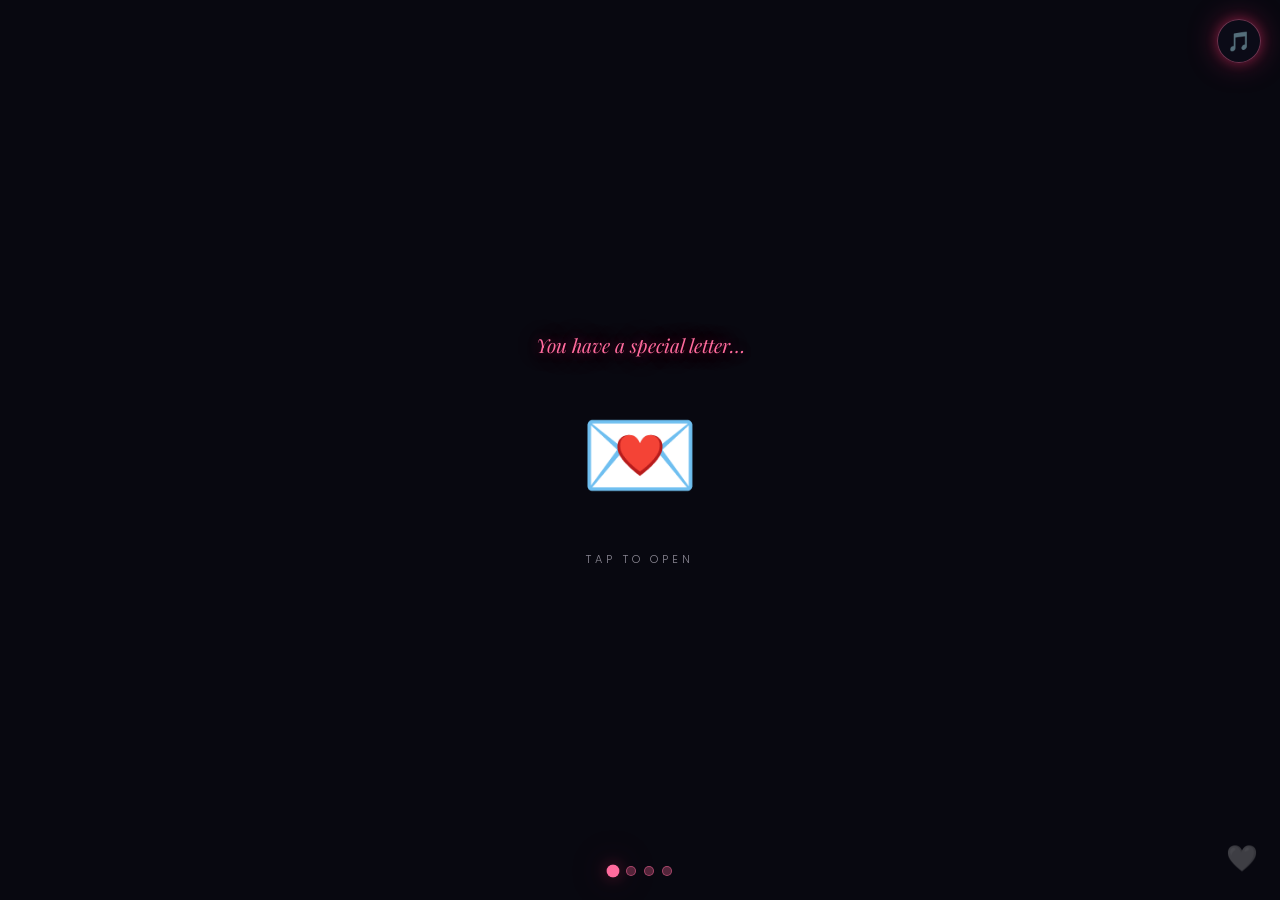
<file: index.html>
<!DOCTYPE html>
<html lang="en">
<head>
  <meta charset="UTF-8" />
  <meta name="viewport" content="width=device-width, initial-scale=1.0" />
  <title>A Special Day 🌹</title>
  <link rel="stylesheet" href="style.css" />
  <style>
    /* Envelope open animation */
    .envelope-container {
      position: fixed;
      inset: 0;
      z-index: 200;
      background: var(--bg-deep);
      display: flex;
      flex-direction: column;
      align-items: center;
      justify-content: center;
      gap: 1.5rem;
      transition: opacity 0.8s, visibility 0.8s;
    }
    .envelope-container.hidden { opacity: 0; visibility: hidden; pointer-events: none; }

    .envelope {
      font-size: 6rem;
      cursor: pointer;
      animation: envelopePulse 2s ease-in-out infinite;
      transition: transform 0.3s;
      user-select: none;
      -webkit-tap-highlight-color: transparent;
    }
    .envelope:active { transform: scale(0.92); }

    @keyframes envelopePulse {
      0%,100% { filter: drop-shadow(0 0 20px rgba(255,45,110,0.5)); }
      50%      { filter: drop-shadow(0 0 40px rgba(255,45,110,0.9)); }
    }

    .tap-hint {
      font-size: 0.7rem;
      letter-spacing: 0.35em;
      text-transform: uppercase;
      color: var(--muted);
      animation: blink 1.5s step-end infinite;
    }
    .envelope-label {
      font-family: var(--font-display);
      font-style: italic;
      font-size: 1.2rem;
      color: var(--rose-light);
      text-shadow: var(--glow-sm);
    }

    /* Main content hidden initially */
    .main-reveal { opacity: 0; transition: opacity 1s ease; }
    .main-reveal.visible { opacity: 1; }

    /* Scroll cue */
    .scroll-cue {
      position: absolute;
      bottom: 3.5rem;
      left: 50%; transform: translateX(-50%);
      display: flex;
      flex-direction: column;
      align-items: center;
      gap: 0.4rem;
      color: var(--muted);
      font-size: 0.65rem;
      letter-spacing: 0.25em;
      text-transform: uppercase;
      z-index: 10;
      animation: fadeUp 1s 2s both;
    }
    .scroll-cue .chevron {
      font-size: 1rem;
      animation: bounce 1.5s ease-in-out infinite;
    }
    @keyframes bounce { 0%,100%{transform:translateY(0)} 50%{transform:translateY(6px)} }
  </style>
</head>
<body>

<!-- Envelope Splash -->
<div class="envelope-container" id="splash">
  <div class="envelope-label fade-up">You have a special letter…</div>
  <div class="envelope" id="envelopeBtn" title="Open it">💌</div>
  <div class="tap-hint">tap to open</div>
</div>

<!-- Particle Canvas -->
<canvas id="bgCanvas"></canvas>

<!-- Floating Hearts -->
<div class="hearts-container" id="heartsContainer"></div>

<!-- Orb Backgrounds (hidden on mobile via CSS) -->
<div class="orb orb-1"></div>
<div class="orb orb-2"></div>
<div class="orb orb-3"></div>

<!-- Music Toggle -->
<button id="musicToggle" title="Toggle music">🎵</button>

<!-- Secret Heart -->
<div id="secretHeart" title="Psst… click me">🤍</div>
<div class="secret-popup" id="secretPopup">
  ✨ You found the secret!<br><br>
  "Some people make the world more beautiful just by being in it. You're one of them." 🌸
</div>

<!-- Main Content -->
<div class="page-wrapper">
  <div class="main-reveal" id="mainReveal">
    <div class="index-hero content fade-in">

      <span class="intro-label fade-up">✦ A very special message awaits ✦</span>

      <div class="main-title fade-up-delay-1">Happy Birthday</div>
      <div class="sub-name fade-up-delay-2">YOUR_NAME</div>

      <p class="index-tagline fade-up-delay-3">Today the universe pauses — just for you</p>

      <!-- Countdown -->
      <div class="countdown-wrapper fade-up-delay-3" id="countdownWrapper">
        <div class="countdown-block">
          <span class="countdown-num" id="cd-h">00</span>
          <span class="countdown-label">Hours</span>
        </div>
        <div class="countdown-block">
          <span class="countdown-num" id="cd-m">00</span>
          <span class="countdown-label">Minutes</span>
        </div>
        <div class="countdown-block">
          <span class="countdown-num" id="cd-s">00</span>
          <span class="countdown-label">Seconds</span>
        </div>
        <div class="countdown-block">
          <span class="countdown-num" id="cd-label" style="font-size:0.8rem;letter-spacing:0.02em;padding-top:0.4rem">left in<br>your day</span>
          <span class="countdown-label">&nbsp;</span>
        </div>
      </div>

      <div class="glow-divider fade-up-delay-4"></div>

      <p class="body-text fade-up-delay-4" style="margin-bottom:2rem">
        Someone put a lot of love into this page — just for you.<br>
        Take a breath, play the music, and let it begin. 🌹
      </p>

      <div class="fade-up-delay-5">
        <a href="page1.html" class="btn btn-primary" id="startBtn">
          Begin the Journey &nbsp;→
        </a>
      </div>
    </div>

    <div class="scroll-cue">
      <span>scroll or click</span>
      <span class="chevron">↓</span>
    </div>
  </div>
</div>

<!-- Nav dots -->
<nav class="nav-dots">
  <a href="index.html" class="nav-dot active" title="Intro"></a>
  <a href="page1.html" class="nav-dot" title="Message"></a>
  <a href="page3.html" class="nav-dot" title="Gallery"></a>
  <a href="page4.html" class="nav-dot" title="Surprise"></a>
</nav>

<!-- Audio -->
<audio id="bgMusic" loop preload="none">
  <source src="https://cdn.pixabay.com/download/audio/2022/03/15/audio_5d4e1c89e4.mp3?filename=romantic-piano-ambient-110624.mp3" type="audio/mpeg" />
</audio>

<script>
/* ─────────────────────────────────────────
   MOBILE DETECTION — drives all throttling
   ───────────────────────────────────────── */
const isMobile = window.innerWidth <= 768 ||
  /Mobi|Android|iPhone|iPad/i.test(navigator.userAgent);

/* ── Envelope open ── */
const splash      = document.getElementById('splash');
const mainReveal  = document.getElementById('mainReveal');
const envelopeBtn = document.getElementById('envelopeBtn');

envelopeBtn.addEventListener('click', () => {
  envelopeBtn.style.animation = 'none';
  envelopeBtn.style.transform = 'scale(1.3) rotate(10deg)';

  setTimeout(() => {
    splash.classList.add('hidden');
    mainReveal.classList.add('visible');
    startHearts();
    tryAutoMusic();
  }, 600);
});

/* ── Particle canvas ── */
const canvas = document.getElementById('bgCanvas');
const ctx    = canvas.getContext('2d');
let W, H, particles = [];

// On mobile we skip canvas entirely — saves ~30% CPU
if (isMobile) {
  canvas.style.display = 'none';
} else {
  function resize() {
    W = canvas.width  = window.innerWidth;
    H = canvas.height = window.innerHeight;
  }
  function Particle() {
    this.reset = function() {
      this.x     = Math.random() * W;
      this.y     = Math.random() * H;
      this.r     = Math.random() * 1.5 + 0.3;
      this.speed = Math.random() * 0.3 + 0.08;
      this.angle = Math.random() * Math.PI * 2;
      this.alpha = Math.random() * 0.5 + 0.1;
      this.color = Math.random() > 0.5
        ? `rgba(255,107,157,${this.alpha})`
        : `rgba(255,204,112,${this.alpha})`;
    };
    this.reset();
  }
  function initParticles() {
    particles = [];
    const count = Math.min(80, Math.floor(W * H / 8000));
    for (let i = 0; i < count; i++) particles.push(new Particle());
  }
  function drawParticles() {
    ctx.clearRect(0, 0, W, H);
    particles.forEach(p => {
      p.angle += 0.005;
      p.x += Math.cos(p.angle) * p.speed * 0.6;
      p.y -= p.speed;
      if (p.y < -5) { p.reset(); p.y = H + 5; }
      ctx.beginPath();
      ctx.arc(p.x, p.y, p.r, 0, Math.PI * 2);
      ctx.fillStyle = p.color;
      ctx.fill();
    });
    requestAnimationFrame(drawParticles);
  }
  resize(); initParticles(); drawParticles();
  window.addEventListener('resize', () => { resize(); initParticles(); });
}

/* ── Floating Hearts ── */
const heartsEl  = document.getElementById('heartsContainer');
const heartSyms = ['❤️','🌸','✨','💕','🌹','💗','⭐'];
let heartsRunning = false;

// Mobile: max 4 hearts alive at once, slower spawn
const MAX_HEARTS   = isMobile ? 4  : 20;
const MIN_DELAY_MS = isMobile ? 2500 : 500;
const MAX_DELAY_MS = isMobile ? 4500 : 1200;
let aliveHearts = 0;

function startHearts() {
  if (heartsRunning) return;
  heartsRunning = true;
  spawnHeart();
}

function spawnHeart() {
  if (aliveHearts < MAX_HEARTS) {
    const h = document.createElement('span');
    h.className = 'heart';
    h.textContent = heartSyms[Math.floor(Math.random() * heartSyms.length)];
    const left = Math.random() * 100;
    const dur  = Math.random() * 8 + 8;
    const size = Math.random() * 0.8 + 0.7;
    h.style.cssText = `left:${left}%;font-size:${size}rem;animation-duration:${dur}s;animation-delay:0s`;
    heartsEl.appendChild(h);
    aliveHearts++;
    h.addEventListener('animationend', () => { h.remove(); aliveHearts--; });
  }
  const delay = Math.random() * (MAX_DELAY_MS - MIN_DELAY_MS) + MIN_DELAY_MS;
  setTimeout(spawnHeart, delay);
}

/* ── Countdown ── */
function updateCountdown() {
  const now = new Date();
  const midnight = new Date();
  midnight.setHours(23, 59, 59, 999);
  const diff = midnight - now;
  const h = Math.floor(diff / 3600000);
  const m = Math.floor((diff % 3600000) / 60000);
  const s = Math.floor((diff % 60000) / 1000);
  document.getElementById('cd-h').textContent = String(h).padStart(2, '0');
  document.getElementById('cd-m').textContent = String(m).padStart(2, '0');
  document.getElementById('cd-s').textContent = String(s).padStart(2, '0');
}
updateCountdown();
setInterval(updateCountdown, 1000);

/* ── Music ── */
const music    = document.getElementById('bgMusic');
const musicBtn = document.getElementById('musicToggle');
let playing = false;

function tryAutoMusic() {
  music.volume = 0.3;
  music.play()
    .then(() => { playing = true; musicBtn.textContent = '🔊'; musicBtn.classList.add('playing'); })
    .catch(() => {});
}

musicBtn.addEventListener('click', () => {
  if (playing) {
    music.pause(); playing = false;
    musicBtn.textContent = '🎵'; musicBtn.classList.remove('playing');
  } else {
    music.play(); playing = true;
    musicBtn.textContent = '🔊'; musicBtn.classList.add('playing');
  }
});

/* ── Secret Heart ── */
const secretHeart = document.getElementById('secretHeart');
const secretPopup = document.getElementById('secretPopup');
let secretVisible = false;

secretHeart.addEventListener('click', () => {
  secretVisible = !secretVisible;
  secretPopup.classList.toggle('visible', secretVisible);
  secretHeart.textContent = secretVisible ? '❤️' : '🤍';
});

/* ── Navigate with fade transition ── */
document.querySelectorAll('a[href]').forEach(a => {
  a.addEventListener('click', e => {
    const href = a.getAttribute('href');
    if (!href || href.startsWith('#') || href.startsWith('http')) return;
    e.preventDefault();
    document.body.style.transition = 'opacity 0.4s';
    document.body.style.opacity = '0';
    setTimeout(() => { window.location.href = href; }, 400);
  });
});
</script>
</body>
</html>
</file>
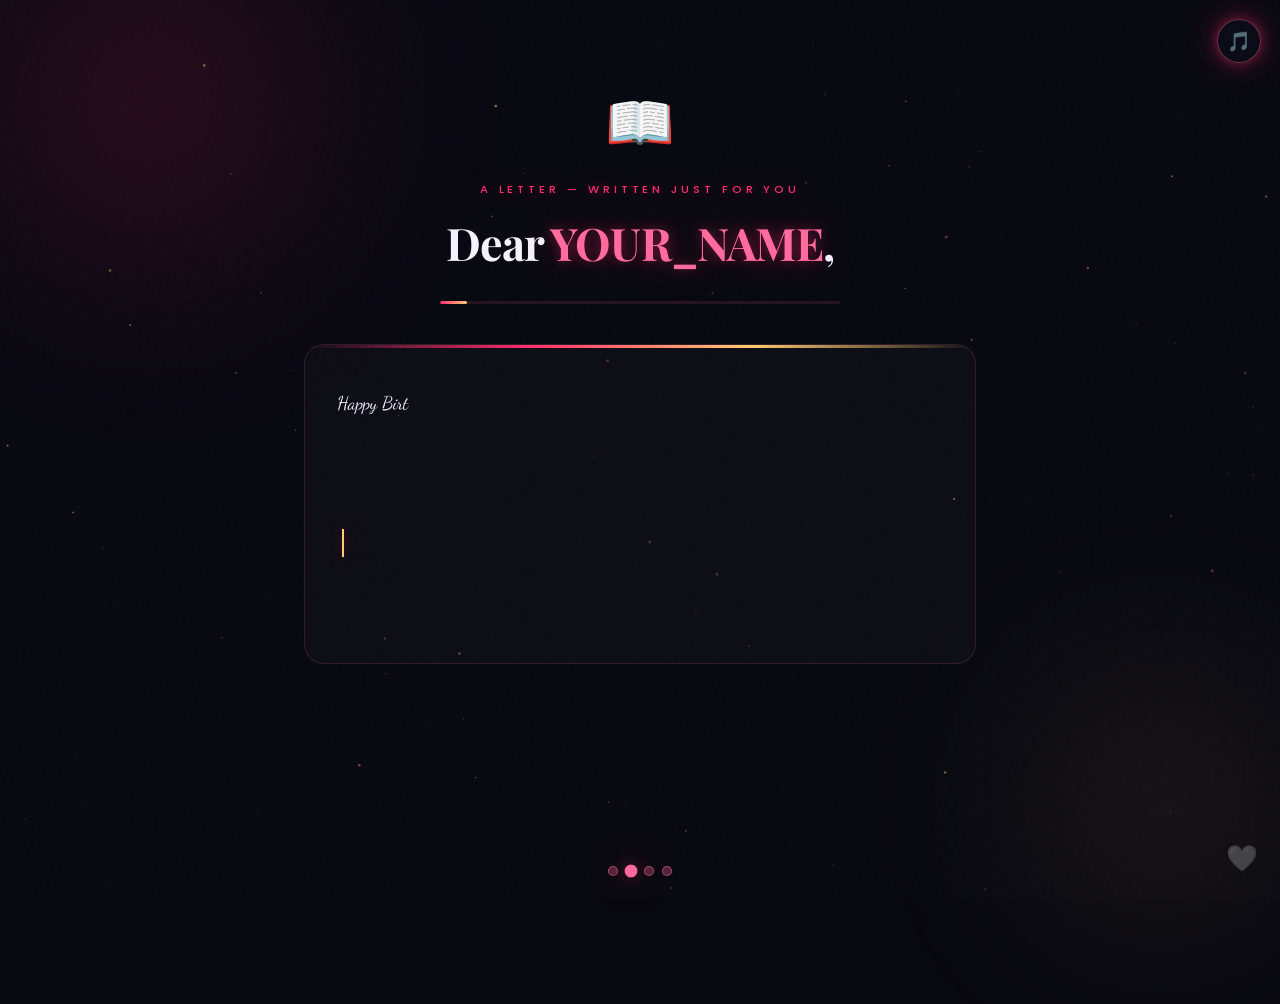
<file: page1.html>
<!DOCTYPE html>
<html lang="en">
<head>
  <meta charset="UTF-8" />
  <meta name="viewport" content="width=device-width, initial-scale=1.0" />
  <title>A Message for You 💬</title>
  <link rel="stylesheet" href="style.css" />
  <style>
    @import url('https://fonts.googleapis.com/css2?family=Dancing+Script:wght@600&display=swap');

    :root {
      --font-handwritten: 'Dancing Script', cursive;
    }

    /* Celebration Particle */
    .confetti {
      position: fixed;
      width: 9px;
      height: 9px;
      pointer-events: none;
      z-index: 1000;
      border-radius: 2px;
      will-change: transform, opacity;
    }

    .page1-layout {
      max-width: 720px;
      margin: 0 auto;
      padding: 5rem 1.5rem 6rem;
      position: relative;
      z-index: 10;
    }

    .letter-header {
      display: flex;
      flex-direction: column;
      align-items: center;
      margin-bottom: 2.5rem;
    }

    .letter-icon {
      font-size: 3.5rem;
      margin-bottom: 1rem;
      cursor: pointer;
      user-select: none;
      animation: iconFloat 3s ease-in-out infinite;
      will-change: transform;
      -webkit-tap-highlight-color: transparent;
    }
    .letter-icon:active { transform: scale(0.9); }
    @keyframes iconFloat { 0%,100%{transform:translateY(0) rotate(-3deg)} 50%{transform:translateY(-10px) rotate(3deg)} }

    .progress-wrap {
      width: 100%;
      max-width: 400px;
      height: 3px;
      background: rgba(255,107,157,0.12);
      border-radius: 3px;
      margin-top: 2rem;
      overflow: hidden;
    }
    .progress-bar {
      height: 100%;
      background: linear-gradient(90deg, var(--rose), var(--gold));
      border-radius: 3px;
      width: 0%;
      box-shadow: 0 0 8px var(--rose-glow);
      transition: width 0.4s ease;
    }

    .typing-box {
      min-height: 320px;
      font-family: var(--font-handwritten);
      font-size: clamp(1.2rem, 4vw, 1.6rem);
      line-height: 1.6;
      color: white;
    }
    .typing-box .line { display: block; margin-bottom: 0.5rem; }

    .after-message {
      margin-top: 2.5rem;
      opacity: 0;
      transform: translateY(20px);
      transition: all 0.8s ease;
    }
    .after-message.show { opacity: 1; transform: translateY(0); }

    .quote-block {
      border-left: 2px solid var(--rose);
      padding: 0.8rem 1.2rem;
      margin: 1.5rem 0;
      background: rgba(255,45,110,0.04);
      border-radius: 0 10px 10px 0;
      font-family: var(--font-display);
      font-style: italic;
      font-size: 1.05rem;
      color: var(--rose-light);
    }

    .nav-btns {
      display: flex;
      gap: 1rem;
      justify-content: center;
      flex-wrap: wrap;
      margin-top: 2rem;
    }

    .cursor {
      border-left: 2px solid var(--gold);
      margin-left: 5px;
      animation: blink 0.7s infinite;
    }
    @keyframes blink { 50% { opacity: 0; } }
  </style>
</head>
<body>

<canvas id="bgCanvas"></canvas>
<div class="hearts-container" id="heartsContainer"></div>
<div class="orb orb-1"></div>
<div class="orb orb-2"></div>
<button id="musicToggle" title="Toggle music">🎵</button>
<div id="secretHeart" title="Psst… click me">🤍</div>
<div class="secret-popup" id="secretPopup">
  💌 Secret unlocked!<br><br>
  "Every year you exist makes this world a warmer place. Happy Birthday." 🌙
</div>

<div class="page1-layout fade-in">
  <div class="letter-header">
    <div class="letter-icon" id="mainLetter">📖</div>
    <span class="intro-label">A letter — written just for you</span>
    <h1 class="serif-title" style="font-size:clamp(1.6rem,5vw,2.8rem)">
      Dear <span class="rose-text">YOUR_NAME</span>,
    </h1>
    <div class="progress-wrap">
      <div class="progress-bar" id="progressBar"></div>
    </div>
  </div>

  <div class="glass-card typing-box" id="typingBox">
    <p id="typingText"></p>
    <span class="cursor" id="cursor"></span>
  </div>

  <div class="after-message" id="afterMessage">
    <div class="quote-block">
      "You don't just celebrate a birthday — you celebrate a life that makes others feel seen, loved, and grateful." 🌹
    </div>
    <div class="typing-signature" style="font-family: var(--font-handwritten); font-size: 1.4rem;">— Someone who means it</div>
    <div class="nav-btns">
      <a href="index.html" class="btn btn-ghost">← Back</a>
      <a href="page3.html" class="btn btn-primary">Next — Why you're special →</a>
    </div>
  </div>
</div>

<nav class="nav-dots">
  <a href="index.html" class="nav-dot" title="Intro"></a>
  <a href="page1.html" class="nav-dot active" title="Message"></a>
  <a href="page3.html" class="nav-dot" title="Gallery"></a>
  <a href="page4.html" class="nav-dot" title="Surprise"></a>
</nav>

<audio id="bgMusic" loop preload="none">
  <source src="https://www.soundhelix.com/examples/mp3/SoundHelix-Song-1.mp3" type="audio/mpeg" />
</audio>

<script>
/* ─────────────────────────────────────────
   MOBILE DETECTION
   ───────────────────────────────────────── */
const isMobile = window.innerWidth <= 768 ||
  /Mobi|Android|iPhone|iPad/i.test(navigator.userAgent);

/* ── Particle canvas — skip on mobile ── */
const canvas = document.getElementById('bgCanvas');
const ctx    = canvas.getContext('2d');
let W, H, particles = [];

if (isMobile) {
  canvas.style.display = 'none';
} else {
  function resize() { W = canvas.width = window.innerWidth; H = canvas.height = window.innerHeight; }
  function Particle() {
    this.reset = function() {
      this.x = Math.random()*W; this.y = Math.random()*H;
      this.r = Math.random()*1.2+0.3; this.speed = Math.random()*0.25+0.06;
      this.angle = Math.random()*Math.PI*2; this.alpha = Math.random()*0.4+0.1;
      this.color = Math.random()>0.5 ? `rgba(255,107,157,${this.alpha})` : `rgba(255,204,112,${this.alpha})`;
    };
    this.reset();
  }
  function initP() { particles=[]; const n=Math.min(80,Math.floor(W*H/8000)); for(let i=0;i<n;i++) particles.push(new Particle()); }
  function draw() {
    ctx.clearRect(0,0,W,H);
    particles.forEach(p => {
      p.angle+=0.005; p.x+=Math.cos(p.angle)*p.speed*0.6; p.y-=p.speed;
      if(p.y<-5){p.reset();p.y=H+5;}
      ctx.beginPath(); ctx.arc(p.x,p.y,p.r,0,Math.PI*2); ctx.fillStyle=p.color; ctx.fill();
    });
    requestAnimationFrame(draw);
  }
  resize(); initP(); draw();
  window.addEventListener('resize', () => { resize(); initP(); });
}

/* ── Floating Hearts ── */
const heartsEl  = document.getElementById('heartsContainer');
const heartSyms = ['❤️','🌸','✨','💕','🌹','💗','⭐'];
const MAX_HEARTS   = isMobile ? 4  : 18;
const MIN_DELAY_MS = isMobile ? 2500 : 600;
const MAX_DELAY_MS = isMobile ? 4500 : 1400;
let aliveHearts = 0;

function spawnHeart() {
  if (aliveHearts < MAX_HEARTS && heartsEl) {
    const h = document.createElement('span');
    h.className = 'heart';
    h.textContent = heartSyms[Math.floor(Math.random() * heartSyms.length)];
    const left = Math.random() * 100;
    const dur  = Math.random() * 8 + 8;
    const size = Math.random() * 0.7 + 0.6;
    h.style.cssText = `left:${left}%;font-size:${size}rem;animation-duration:${dur}s`;
    heartsEl.appendChild(h);
    aliveHearts++;
    h.addEventListener('animationend', () => { h.remove(); aliveHearts--; });
  }
  const delay = Math.random() * (MAX_DELAY_MS - MIN_DELAY_MS) + MIN_DELAY_MS;
  setTimeout(spawnHeart, delay);
}
spawnHeart();

/* ── Secret Blast Logic (3 taps) ── */
let clickCount = 0, clickTimer;
const mainLetter = document.getElementById('mainLetter');

mainLetter.addEventListener('click', (e) => {
  clickCount++;
  clearTimeout(clickTimer);
  clickTimer = setTimeout(() => { clickCount = 0; }, 1000);
  if (clickCount === 3) {
    if (!isMobile) createBlast(e.clientX, e.clientY); // skip heavy confetti on mobile
    else {
      // Light mobile version: just a quick emoji pop
      mainLetter.style.transform = 'scale(1.4)';
      setTimeout(() => { mainLetter.style.transform = ''; }, 300);
    }
    clickCount = 0;
  }
});

function createBlast(x, y) {
  const colors = ['#ff2d6e','#ffcc70','#ffffff','#ff6b9d'];
  for (let i = 0; i < 20; i++) {   // reduced from 30
    const p = document.createElement('div');
    p.className = 'confetti';
    p.style.left = x + 'px';
    p.style.top  = y + 'px';
    p.style.background = colors[Math.floor(Math.random() * colors.length)];
    document.body.appendChild(p);
    const angle = Math.random() * Math.PI * 2;
    const vel   = 4 + Math.random() * 5;
    const vx = Math.cos(angle) * vel, vy = Math.sin(angle) * vel;
    let opacity = 1, posX = x, posY = y;
    const animate = () => {
      posX += vx; posY += vy; opacity -= 0.025;
      p.style.left = posX + 'px'; p.style.top = posY + 'px';
      p.style.opacity = opacity;
      p.style.transform = `rotate(${posX}deg)`;
      if (opacity > 0) requestAnimationFrame(animate);
      else p.remove();
    };
    requestAnimationFrame(animate);
  }
}

/* ── Typing animation ── */
const message = [
  "Happy Birthday!",
  "May your day be as bright and beautiful",
  "as the light you bring into the lives",
  "of everyone around you.",
  "",
  "I hope this year ahead is filled",
  "with endless laughter, new adventures,",
  "and all the happiness you truly deserve.",
  "",
  "Cheers to another wonderful year of you!"
];

const el       = document.getElementById('typingText');
const cursor   = document.getElementById('cursor');
const prog     = document.getElementById('progressBar');
const afterMsg = document.getElementById('afterMessage');

function renderLines() {
  el.innerHTML = '';
  message.forEach((line, idx) => {
    const span = document.createElement('span');
    span.className = 'line';
    span.id = `line-${idx}`;
    span.style.opacity = '0';
    if (line === '') span.innerHTML = '&nbsp;';
    el.appendChild(span);
  });
}
renderLines();

let lineIdx = 0, charInLine = 0;

function typeNext() {
  if (lineIdx >= message.length) {
    cursor.style.display = 'none';
    afterMsg.classList.add('show');
    return;
  }
  const line = message[lineIdx];
  const span = document.getElementById(`line-${lineIdx}`);
  span.style.opacity = '1';
  if (line === '') {
    lineIdx++; charInLine = 0;
    setTimeout(typeNext, 200);
    return;
  }
  if (charInLine < line.length) {
    span.textContent = line.substring(0, charInLine + 1);
    charInLine++;
    prog.style.width = ((lineIdx + (charInLine / line.length)) / message.length) * 100 + '%';
    // Slightly faster on mobile so they don't wait long
    const delay = isMobile ? (30 + Math.random() * 20) : (40 + Math.random() * 30);
    setTimeout(typeNext, delay);
  } else {
    lineIdx++; charInLine = 0;
    setTimeout(typeNext, 350);
  }
}
setTimeout(typeNext, 1000);

/* ── Music ── */
const music    = document.getElementById('bgMusic');
const musicBtn = document.getElementById('musicToggle');
let playing = false;

if (sessionStorage.getItem('musicPlaying') === 'true') {
  music.volume = 0.3;
  music.play().then(() => { playing = true; musicBtn.textContent = '🔊'; musicBtn.classList.add('playing'); }).catch(() => {});
}
musicBtn.addEventListener('click', () => {
  if (playing) {
    music.pause(); playing = false;
    musicBtn.textContent = '🎵'; musicBtn.classList.remove('playing');
    sessionStorage.setItem('musicPlaying', 'false');
  } else {
    music.play(); playing = true;
    musicBtn.textContent = '🔊'; musicBtn.classList.add('playing');
    sessionStorage.setItem('musicPlaying', 'true');
  }
});

/* ── Secret Heart ── */
const secretHeart = document.getElementById('secretHeart');
const secretPopup = document.getElementById('secretPopup');
let sv = false;
secretHeart.addEventListener('click', () => {
  sv = !sv;
  secretPopup.classList.toggle('visible', sv);
  secretHeart.textContent = sv ? '❤️' : '🤍';
});

/* ── Page transitions ── */
document.querySelectorAll('a[href]').forEach(a => {
  a.addEventListener('click', e => {
    const href = a.getAttribute('href');
    if (!href || href.startsWith('#') || href.startsWith('http')) return;
    e.preventDefault();
    document.body.style.transition = 'opacity 0.4s';
    document.body.style.opacity = '0';
    setTimeout(() => { window.location.href = href; }, 400);
  });
});
</script>
</body>
</html>
</file>
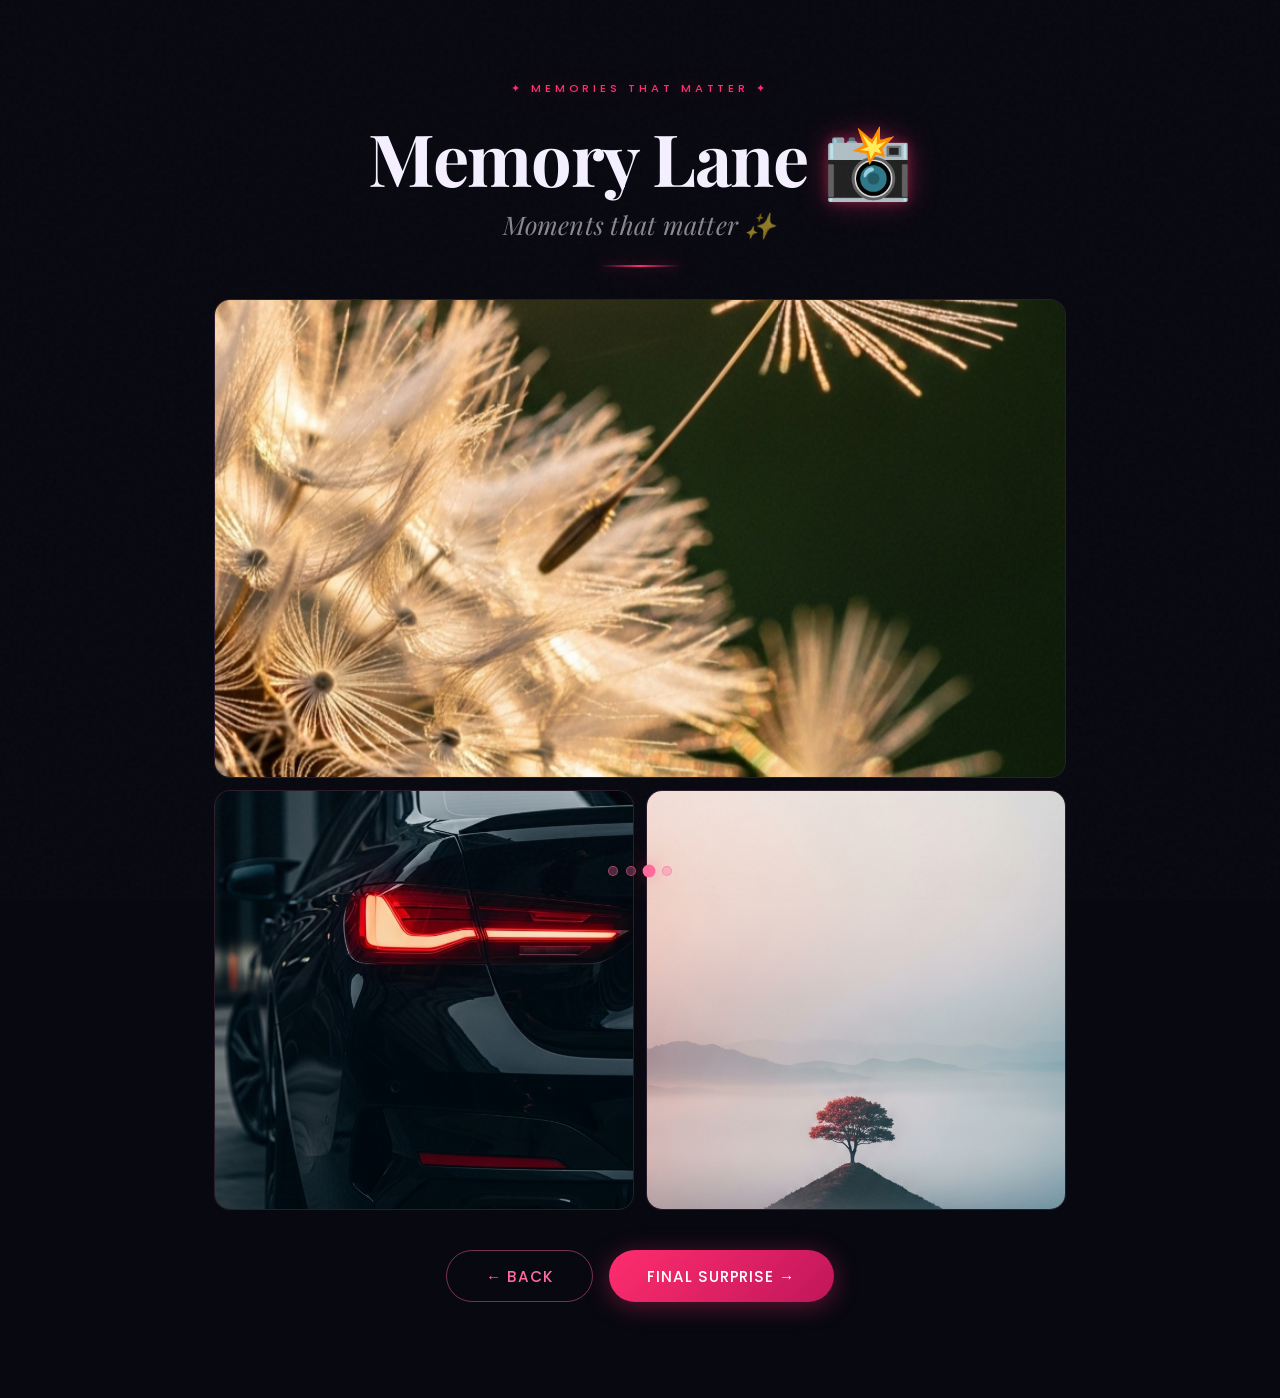
<file: page3.html>
<!DOCTYPE html>
<html lang="en">
<head>
<meta charset="UTF-8" />
<meta name="viewport" content="width=device-width, initial-scale=1.0" />
<title>Memory Lane 📸</title>
<link rel="stylesheet" href="style.css" />

<style>
.page3-layout {
  max-width: 900px;
  margin: 0 auto;
  padding: 5rem 1.5rem 6rem;
}

/* ── Gallery Grid ── */
.gallery-grid {
  display: grid;
  grid-template-columns: 1fr;
  gap: 12px;
}

/* BIG HERO */
.gallery-item:first-child {
  aspect-ratio: 16 / 9;
}

/* SMALL */
.gallery-item:nth-child(2),
.gallery-item:nth-child(3) {
  aspect-ratio: 1 / 1;
}

@media (min-width: 500px) {
  .gallery-grid {
    grid-template-columns: 1fr 1fr;
  }
  .gallery-item:first-child {
    grid-column: span 2;
    aspect-ratio: 16 / 9;
  }
}

.gallery-item {
  overflow: hidden;
  border-radius: 16px;
  /* Use contain to avoid triggering repaints on parent */
  contain: layout paint;
}

.gallery-img {
  width: 100%;
  height: 100%;
  object-fit: cover;
  display: block;
  transition: transform 0.35s ease;
  /* Promote to GPU layer */
  will-change: transform;
}

/* Only apply hover scale on non-touch devices */
@media (hover: hover) {
  .gallery-item:hover .gallery-img {
    transform: scale(1.05);
  }
}

.page3-header {
  text-align: center;
  margin-bottom: 2rem;
}

.nav-btns {
  display: flex;
  gap: 1rem;
  justify-content: center;
  flex-wrap: wrap;
  margin-top: 2.5rem;
}
</style>
</head>

<body>

<div class="page3-layout">

  <!-- HEADER -->
  <div class="page3-header fade-up">
    <span class="intro-label">✦ memories that matter ✦</span>

    <h1 class="serif-title">
      Memory Lane <span class="rose-text">📸</span>
    </h1>

    <p class="serif-italic" style="margin-top:0.5rem">
      Moments that matter ✨
    </p>

    <div class="glow-divider"></div>
  </div>

  <!-- GALLERY -->
  <div class="gallery-grid">

    <!-- BIG IMAGE -->
    <div class="gallery-item" data-caption="That smile ✨">
      <img src="1.png" class="gallery-img" loading="lazy" alt="Memory 1">
    </div>

    <!-- SMALL LEFT -->
    <div class="gallery-item" data-caption="Golden moment 🌅">
      <img src="2.png" class="gallery-img" loading="lazy" alt="Memory 2">
    </div>

    <!-- SMALL RIGHT -->
    <div class="gallery-item" data-caption="Pure joy 😄">
      <img src="3.png" class="gallery-img" loading="lazy" alt="Memory 3">
    </div>

  </div>

  <!-- NAV -->
  <div class="nav-btns fade-up">
    <a href="page1.html" class="btn btn-ghost">← Back</a>
    <a href="page4.html" class="btn btn-primary">Final Surprise →</a>
  </div>

</div>

<nav class="nav-dots">
  <a href="index.html" class="nav-dot" title="Intro"></a>
  <a href="page1.html" class="nav-dot" title="Message"></a>
  <a href="page3.html" class="nav-dot active" title="Gallery"></a>
  <a href="page4.html" class="nav-dot" title="Surprise"></a>
</nav>

<script>
/* ── Page transitions ── */
document.querySelectorAll('a[href]').forEach(a => {
  a.addEventListener('click', e => {
    const href = a.getAttribute('href');
    if (!href || href.startsWith('#') || href.startsWith('http')) return;
    e.preventDefault();
    document.body.style.transition = 'opacity 0.4s';
    document.body.style.opacity = '0';
    setTimeout(() => { window.location.href = href; }, 400);
  });
});
</script>
</body>
</html>
</file>
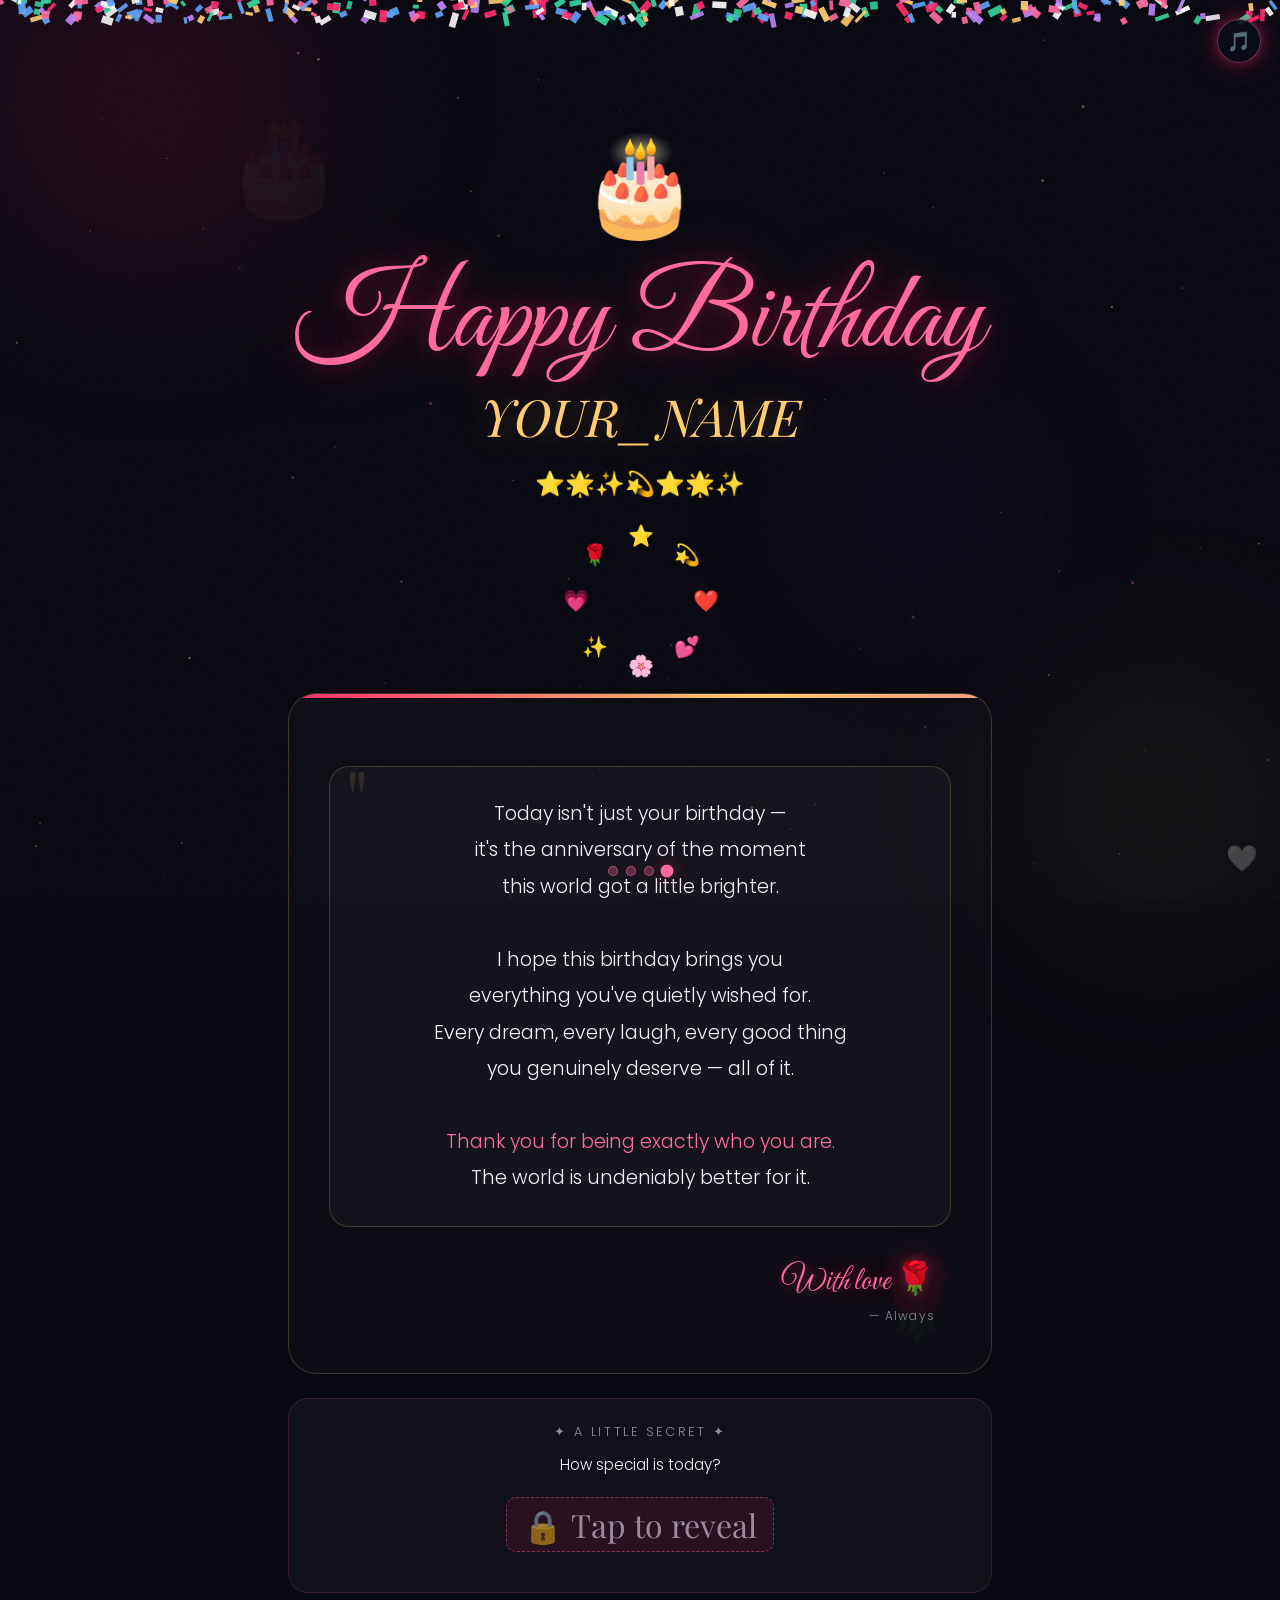
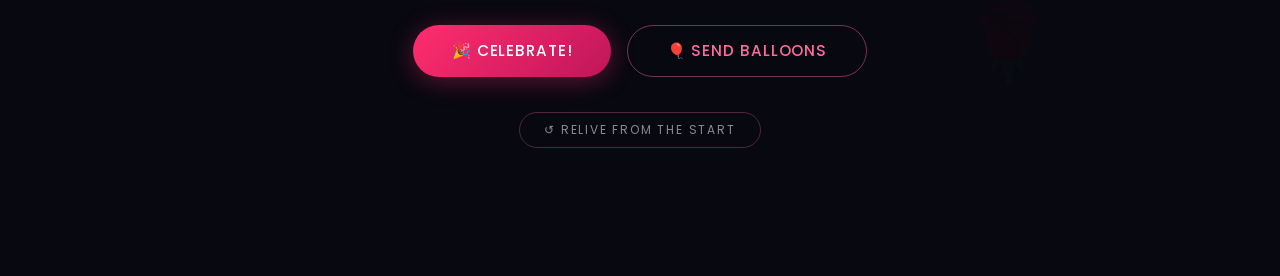
<file: page4.html>
<!DOCTYPE html>
<html lang="en">
<head>
  <meta charset="UTF-8" />
  <meta name="viewport" content="width=device-width, initial-scale=1.0" />
  <title>Happy Birthday! 🎂✨</title>
  <link rel="stylesheet" href="style.css" />
  <style>
    .page4-layout {
      max-width: 800px;
      margin: 0 auto;
      padding: 5rem 1.5rem 6rem;
      position: relative;
      z-index: 10;
    }

    /* Firework burst ring */
    .burst-ring {
      position: fixed;
      top: 50%; left: 50%;
      width: 10px; height: 10px;
      border-radius: 50%;
      transform: translate(-50%, -50%);
      background: transparent;
      border: 3px solid var(--rose);
      pointer-events: none;
      z-index: 100;
      opacity: 0;
    }
    .burst-ring.fire {
      animation: burstOut 0.8s ease-out forwards;
    }
    @keyframes burstOut {
      0%   { width:10px;height:10px;opacity:1; }
      100% { width:500px;height:500px;opacity:0; }
    }

    /* Main card */
    .birthday-main-card {
      background: rgba(255,255,255,0.025);
      border: 1px solid rgba(255,204,112,0.2);
      border-radius: 28px;
      padding: 3rem 2.5rem;
      position: relative;
      overflow: hidden;
      margin-bottom: 1.5rem;
    }
    .birthday-main-card::before {
      content: '';
      position: absolute;
      top: 0; left: 0; right: 0;
      height: 4px;
      background: linear-gradient(90deg, var(--rose), var(--gold), var(--rose-light), var(--gold));
      background-size: 200%;
      animation: gradientShift 3s ease infinite;
    }
    @keyframes gradientShift { 0%{background-position:0%} 100%{background-position:200%} }

    .birthday-main-card::after {
      content: '🌹';
      position: absolute;
      bottom: 1rem; right: 1.5rem;
      font-size: 5rem;
      opacity: 0.06;
      pointer-events: none;
    }

    /* Age reveal */
    .age-reveal-wrapper {
      position: relative;
      display: inline-block;
      cursor: pointer;
      margin: 0.5rem 0 1rem;
      -webkit-tap-highlight-color: transparent;
    }
    .age-hidden {
      display: inline-flex;
      align-items: center;
      gap: 0.5rem;
      background: rgba(255,45,110,0.1);
      border: 1px dashed rgba(255,107,157,0.4);
      border-radius: 10px;
      padding: 0.3rem 1rem;
      font-family: var(--font-display);
      font-size: clamp(1.2rem,4vw,2rem);
      color: var(--muted);
      transition: all 0.4s;
    }
    .age-hidden.revealed { color: var(--gold); border-color: var(--gold); box-shadow: 0 0 15px var(--gold-glow); }

    /* Floating balloons */
    .balloon {
      position: fixed;
      bottom: -80px;
      font-size: 2.5rem;
      animation: balloonRise linear infinite;
      pointer-events: none;
      z-index: 5;
      will-change: transform, opacity;
    }
    @keyframes balloonRise {
      0%   { transform: translateY(0) rotate(-5deg); opacity: 0; }
      5%   { opacity: 1; }
      95%  { opacity: 0.6; }
      100% { transform: translateY(-110vh) rotate(5deg); opacity: 0; }
    }

    /* Ring of hearts */
    .ring-of-hearts {
      position: relative;
      width: 160px;
      height: 160px;
      margin: 1rem auto;
    }
    .ring-heart {
      position: absolute;
      font-size: 1.3rem;
      animation: ringRotate 6s linear infinite;
      transform-origin: 80px 80px;
      will-change: transform;
    }
    @keyframes ringRotate { from{transform:rotate(0deg)} to{transform:rotate(360deg)} }

    /* Wish stars */
    .wish-stars {
      display: flex;
      justify-content: center;
      gap: 0.3rem;
      font-size: 1.5rem;
      margin: 0.5rem 0;
    }

    /* Replay btn */
    .replay-btn {
      background: transparent;
      border: 1px solid rgba(255,107,157,0.3);
      border-radius: 50px;
      padding: 0.5rem 1.5rem;
      color: var(--muted);
      font-family: var(--font-body);
      font-size: 0.75rem;
      letter-spacing: 0.15em;
      text-transform: uppercase;
      cursor: pointer;
      transition: all 0.3s;
      margin-top: 1rem;
      -webkit-tap-highlight-color: transparent;
    }
    .replay-btn:active { color: var(--rose-light); }

    /* Signature */
    .signature-block {
      margin-top: 2rem;
      text-align: right;
      padding-right: 1rem;
    }

    .nav-btns { display: flex; gap: 1rem; justify-content: center; flex-wrap: wrap; margin-top: 2rem; }

    /* Decorative number cascade */
    .num-cascade {
      font-family: var(--font-display);
      font-size: clamp(4rem, 15vw, 9rem);
      font-weight: 900;
      color: transparent;
      -webkit-text-stroke: 2px rgba(255,107,157,0.3);
      position: absolute;
      pointer-events: none;
      z-index: 0;
      user-select: none;
    }
    .num-1 { top: 5%;  left: -2%;  font-size: clamp(3rem, 8vw, 6rem); opacity: 0.15; }
    .num-2 { bottom: 10%; right: -2%; font-size: clamp(2rem, 6vw, 5rem); opacity: 0.1; }

    @media (max-width: 640px) {
      .birthday-main-card { padding: 2rem 1.4rem; }
    }
  </style>
</head>
<body>

<canvas id="bgCanvas"></canvas>
<canvas id="confettiCanvas"></canvas>
<div class="hearts-container" id="heartsContainer"></div>
<div class="orb orb-1"></div>
<div class="orb orb-2"></div>
<div class="orb orb-3"></div>
<div class="burst-ring" id="burstRing"></div>

<button id="musicToggle" title="Toggle music">🎵</button>
<div id="secretHeart" title="Your final secret…">🤍</div>
<div class="secret-popup" id="secretPopup">
  🎂 You found them all!<br><br>
  "May every wish you make today come true. You deserve every single one." 🌟✨
</div>

<!-- PAGE 4 CONTENT -->
<div class="page4-layout">

  <span class="num-cascade num-1">🎂</span>
  <span class="num-cascade num-2">🌹</span>

  <div class="final-wrapper">

    <span class="cake-emoji fade-up">🎂</span>
    <div class="final-main fade-up-delay-1">Happy Birthday</div>
    <span class="final-name fade-up-delay-2">YOUR_NAME</span>

    <div class="wish-stars fade-up-delay-2">⭐🌟✨💫⭐🌟✨</div>

    <div class="ring-of-hearts fade-up-delay-3" id="ringOfHearts"></div>

    <div class="birthday-main-card fade-up-delay-3">
      <div class="wish-bubble">
        <p class="wish-text">
          Today isn't just your birthday —<br>
          it's the anniversary of the moment<br>
          this world got a little brighter.<br><br>
          I hope this birthday brings you<br>
          everything you've quietly wished for.<br>
          Every dream, every laugh, every good thing<br>
          you genuinely deserve — all of it.<br><br>
          <span style="color:var(--rose-light)">Thank you for being exactly who you are.</span><br>
          The world is undeniably better for it.
        </p>
      </div>

      <div class="signature-block">
        <div class="typing-signature">With love 🌹</div>
        <div style="font-size:0.75rem;color:var(--muted);letter-spacing:0.1em;margin-top:0.3rem">— Always</div>
      </div>
    </div>

    <!-- Age reveal -->
    <div class="glass-card fade-up-delay-4" style="margin:1.5rem 0;padding:1.5rem;text-align:center">
      <p style="font-size:0.8rem;letter-spacing:0.2em;text-transform:uppercase;color:var(--muted);margin-bottom:0.8rem">✦ A little secret ✦</p>
      <p style="font-size:0.95rem;color:var(--white);margin-bottom:0.8rem">How special is today?</p>
      <div class="age-reveal-wrapper" id="ageReveal">
        <div class="age-hidden" id="ageBtn">
          <span>🔒</span> <span>Tap to reveal</span>
        </div>
      </div>
      <p class="body-text" id="ageText" style="display:none;margin-top:1rem;font-size:0.88rem">
        You are <strong style="color:var(--gold)">exactly as old as you need to be</strong> — young enough to dream, wise enough to know what matters. 🌟
      </p>
    </div>

    <!-- Confetti CTA -->
    <div class="confetti-btn-wrapper fade-up-delay-5">
      <button class="btn btn-primary" id="confettiBtn">🎉 Celebrate!</button>
      <button class="btn btn-ghost"   id="balloonBtn">🎈 Send Balloons</button>
    </div>

    <div style="text-align:center;margin-top:1.2rem" class="fade-up-delay-5">
      <button class="replay-btn" onclick="location.href='index.html'">↺ Relive from the start</button>
    </div>

  </div>
</div>

<!-- Nav dots -->
<nav class="nav-dots">
  <a href="index.html" class="nav-dot" title="Intro"></a>
  <a href="page1.html" class="nav-dot" title="Message"></a>
  <a href="page3.html" class="nav-dot" title="Gallery"></a>
  <a href="page4.html" class="nav-dot active" title="Surprise"></a>
</nav>

<audio id="bgMusic" loop preload="none">
  <source src="https://www.soundhelix.com/examples/mp3/SoundHelix-Song-1.mp3" type="audio/mpeg" />
</audio>

<script>
/* ─────────────────────────────────────────
   MOBILE DETECTION
   ───────────────────────────────────────── */
const isMobile = window.innerWidth <= 768 ||
  /Mobi|Android|iPhone|iPad/i.test(navigator.userAgent);

/* ── Canvas — skip on mobile ── */
const canvas = document.getElementById('bgCanvas');
const ctx    = canvas.getContext('2d');
let W, H, particles = [];

if (isMobile) {
  canvas.style.display = 'none';
} else {
  function resize(){W=canvas.width=window.innerWidth;H=canvas.height=window.innerHeight;}
  function Particle(){this.reset=function(){this.x=Math.random()*W;this.y=Math.random()*H;this.r=Math.random()*1.2+0.3;this.speed=Math.random()*0.25+0.06;this.angle=Math.random()*Math.PI*2;this.alpha=Math.random()*0.4+0.1;this.color=Math.random()>0.5?`rgba(255,107,157,${this.alpha})`:`rgba(255,204,112,${this.alpha})`;};this.reset();}
  function initP(){particles=[];const n=Math.min(80,Math.floor(W*H/8000));for(let i=0;i<n;i++)particles.push(new Particle());}
  function drawP(){ctx.clearRect(0,0,W,H);particles.forEach(p=>{p.angle+=0.005;p.x+=Math.cos(p.angle)*p.speed*0.6;p.y-=p.speed;if(p.y<-5){p.reset();p.y=H+5;}ctx.beginPath();ctx.arc(p.x,p.y,p.r,0,Math.PI*2);ctx.fillStyle=p.color;ctx.fill();});requestAnimationFrame(drawP);}
  resize();initP();drawP();window.addEventListener('resize',()=>{resize();initP();});
}

/* ── Burst ring on load ── */
setTimeout(() => {
  document.getElementById('burstRing').classList.add('fire');
}, 400);

/* ── Floating Hearts — throttled on mobile ── */
const heartsEl  = document.getElementById('heartsContainer');
const heartSyms = ['❤️','🌸','✨','💕','🌹','💗','⭐','🎉','🎈'];
const MAX_HEARTS   = isMobile ? 4  : 18;
const MIN_DELAY_MS = isMobile ? 2000 : 300;
const MAX_DELAY_MS = isMobile ? 4000 : 800;
let aliveHearts = 0;

function spawnHeart() {
  if (aliveHearts < MAX_HEARTS) {
    const h = document.createElement('span');
    h.className = 'heart';
    h.textContent = heartSyms[Math.floor(Math.random() * heartSyms.length)];
    const left = Math.random() * 100;
    const dur  = Math.random() * 8 + 8;
    const size = Math.random() * 0.9 + 0.7;
    h.style.cssText = `left:${left}%;font-size:${size}rem;animation-duration:${dur}s`;
    heartsEl.appendChild(h);
    aliveHearts++;
    h.addEventListener('animationend', () => { h.remove(); aliveHearts--; });
  }
  const delay = Math.random() * (MAX_DELAY_MS - MIN_DELAY_MS) + MIN_DELAY_MS;
  setTimeout(spawnHeart, delay);
}
spawnHeart();

/* ── Ring of hearts — skip on mobile ── */
if (!isMobile) {
  const ring = document.getElementById('ringOfHearts');
  const COUNT = 8;
  for (let i = 0; i < COUNT; i++) {
    const h = document.createElement('span');
    h.className = 'ring-heart';
    h.textContent = ['❤️','💕','🌸','✨','💗','🌹','⭐','💫'][i % 8];
    const angle = (i / COUNT) * Math.PI * 2;
    const r = 65;
    h.style.left = (80 + r * Math.cos(angle) - 12) + 'px';
    h.style.top  = (80 + r * Math.sin(angle) - 12) + 'px';
    h.style.animationDelay    = (i * (6 / COUNT)) + 's';
    h.style.animationDuration = (6 + i * 0.2) + 's';
    ring.appendChild(h);
  }
} else {
  // On mobile just show a static row of emojis instead
  const ring = document.getElementById('ringOfHearts');
  ring.style.cssText = 'display:flex;justify-content:center;gap:0.5rem;margin:0.5rem auto;width:auto;height:auto;font-size:1.5rem';
  ring.innerHTML = '❤️ 💕 🌸 ✨ 💗 🌹 ⭐ 💫';
}

/* ── Confetti canvas ── */
const confettiCanvas = document.getElementById('confettiCanvas');
const cc = confettiCanvas.getContext('2d');
confettiCanvas.width  = window.innerWidth;
confettiCanvas.height = window.innerHeight;
window.addEventListener('resize', () => {
  confettiCanvas.width  = window.innerWidth;
  confettiCanvas.height = window.innerHeight;
});

let confettiPieces = [];
let confettiRunning = false;

function createConfetti(count) {
  const colors = ['#ff2d6e','#ff6b9d','#ffcc70','#fff','#c084fc','#60a5fa','#34d399'];
  for (let i = 0; i < count; i++) {
    confettiPieces.push({
      x: Math.random() * confettiCanvas.width,
      y: -20,
      w: Math.random() * 10 + 5,
      h: Math.random() * 5 + 3,
      color: colors[Math.floor(Math.random() * colors.length)],
      vx: (Math.random() - 0.5) * 3,
      vy: Math.random() * 3 + 2,
      angle: Math.random() * Math.PI * 2,
      spin: (Math.random() - 0.5) * 0.15,
      opacity: 1,
      decay: Math.random() * 0.012 + 0.005
    });
  }
}

function drawConfetti() {
  if (!confettiRunning) return;
  cc.clearRect(0, 0, confettiCanvas.width, confettiCanvas.height);
  confettiPieces = confettiPieces.filter(p => p.opacity > 0.05);
  confettiPieces.forEach(p => {
    p.x += p.vx; p.y += p.vy; p.vy += 0.05;
    p.angle += p.spin; p.opacity -= p.decay;
    cc.save();
    cc.globalAlpha = Math.max(0, p.opacity);
    cc.translate(p.x, p.y);
    cc.rotate(p.angle);
    cc.fillStyle = p.color;
    cc.fillRect(-p.w/2, -p.h/2, p.w, p.h);
    cc.restore();
  });
  if (confettiPieces.length > 0) requestAnimationFrame(drawConfetti);
  else { cc.clearRect(0,0,confettiCanvas.width,confettiCanvas.height); confettiRunning = false; }
}

// Confetti counts: massively reduced on mobile
const BURST_1 = isMobile ? 50  : 300;
const BURST_2 = isMobile ? 30  : 200;
const BURST_3 = isMobile ? 20  : 150;
const AUTO_1  = isMobile ? 40  : 250;
const AUTO_2  = isMobile ? 25  : 180;

document.getElementById('confettiBtn').addEventListener('click', () => {
  confettiRunning = true;
  createConfetti(BURST_1);
  setTimeout(() => createConfetti(BURST_2), 400);
  setTimeout(() => createConfetti(BURST_3), 800);
  drawConfetti();
});

// Auto confetti on load
setTimeout(() => {
  confettiRunning = true;
  createConfetti(AUTO_1);
  if (!isMobile) setTimeout(() => createConfetti(AUTO_2), 600);
  drawConfetti();
}, 1200);

/* ── Balloons ── */
const balloonEmojis = ['🎈','🎁','🎊','🥳','🎉'];
document.getElementById('balloonBtn').addEventListener('click', () => {
  const count = isMobile ? 5 : 12;
  for (let i = 0; i < count; i++) {
    setTimeout(() => {
      const b = document.createElement('span');
      b.className = 'balloon';
      b.textContent = balloonEmojis[Math.floor(Math.random() * balloonEmojis.length)];
      b.style.left = (Math.random() * 90) + 'vw';
      b.style.animationDuration = (Math.random() * 5 + 6) + 's';
      b.style.animationDelay = '0s';
      b.style.fontSize = (Math.random() * 1.2 + 1.8) + 'rem';
      document.body.appendChild(b);
      b.addEventListener('animationend', () => b.remove());
    }, i * (isMobile ? 250 : 150));
  }
});

/* ── Age reveal ── */
document.getElementById('ageReveal').addEventListener('click', () => {
  const btn  = document.getElementById('ageBtn');
  const text = document.getElementById('ageText');
  btn.innerHTML = '<span>🎂</span> <span>Perfectly You</span>';
  btn.classList.add('revealed');
  text.style.display = 'block';
  text.style.animation = 'fadeUp 0.6s ease both';
  confettiRunning = true;
  createConfetti(isMobile ? 40 : 80);
  drawConfetti();
});

/* ── Music ── */
const music = document.getElementById('bgMusic');
const musicBtn = document.getElementById('musicToggle');
let playing = false;

if (sessionStorage.getItem('musicPlaying') === 'true') {
  music.volume = 0.3;
  music.play().then(() => { playing = true; musicBtn.textContent = '🔊'; musicBtn.classList.add('playing'); }).catch(() => {});
} else {
  music.volume = 0.3;
  music.play().then(() => { playing = true; musicBtn.textContent = '🔊'; musicBtn.classList.add('playing'); }).catch(() => {});
}
musicBtn.addEventListener('click', () => {
  if (playing) { music.pause(); playing = false; musicBtn.textContent = '🎵'; musicBtn.classList.remove('playing'); }
  else { music.play(); playing = true; musicBtn.textContent = '🔊'; musicBtn.classList.add('playing'); }
});

/* ── Secret ── */
const sh = document.getElementById('secretHeart');
const sp = document.getElementById('secretPopup');
let sv = false;
sh.addEventListener('click', () => {
  sv = !sv;
  sp.classList.toggle('visible', sv);
  sh.textContent = sv ? '❤️' : '🤍';
  if (sv) { confettiRunning = true; createConfetti(isMobile ? 30 : 100); drawConfetti(); }
});

/* ── Page transitions ── */
document.querySelectorAll('a[href]').forEach(a => {
  a.addEventListener('click', e => {
    const href = a.getAttribute('href');
    if (!href || href.startsWith('#') || href.startsWith('http')) return;
    e.preventDefault();
    document.body.style.transition = 'opacity 0.4s';
    document.body.style.opacity = '0';
    setTimeout(() => { window.location.href = href; }, 400);
  });
});
</script>
</body>
</html>
</file>
<file: style.css>
/* ============================================================
   BIRTHDAY SURPRISE WEBSITE — style.css
   Theme: Dark Cinematic · Rose Gold · Emotional
   Mobile-Optimised Version
   ============================================================ */

@import url('https://fonts.googleapis.com/css2?family=Playfair+Display:ital,wght@0,400;0,700;0,900;1,400;1,700&family=Poppins:wght@300;400;500&family=Great+Vibes&display=swap');

/* ── Root Variables ── */
:root {
  --bg-deep:       #080810;
  --bg-mid:        #0e0e1a;
  --bg-card:       #131320;
  --rose:          #ff2d6e;
  --rose-light:    #ff6b9d;
  --rose-glow:     rgba(255, 45, 110, 0.35);
  --gold:          #ffcc70;
  --gold-glow:     rgba(255, 204, 112, 0.3);
  --white:         #f5f0ff;
  --muted:         rgba(245, 240, 255, 0.55);
  --font-display:  'Playfair Display', serif;
  --font-script:   'Great Vibes', cursive;
  --font-body:     'Poppins', sans-serif;
  --transition:    cubic-bezier(0.4, 0, 0.2, 1);
  --glow-sm:       0 0 12px var(--rose-glow), 0 0 30px var(--rose-glow);
  --glow-md:       0 0 20px var(--rose-glow), 0 0 60px var(--rose-glow), 0 0 100px rgba(255,45,110,0.15);
}

/* ── Reset & Base ── */
*, *::before, *::after { box-sizing: border-box; margin: 0; padding: 0; }

html { scroll-behavior: smooth; }

body {
  background: var(--bg-deep);
  color: var(--white);
  font-family: var(--font-body);
  font-weight: 300;
  min-height: 100vh;
  overflow-x: hidden;
  cursor: default;
}

/* ── Scrollbar ── */
::-webkit-scrollbar { width: 4px; }
::-webkit-scrollbar-track { background: var(--bg-deep); }
::-webkit-scrollbar-thumb { background: var(--rose); border-radius: 4px; }

/* ── Page Wrapper ── */
.page-wrapper {
  min-height: 100vh;
  display: flex;
  flex-direction: column;
  align-items: center;
  justify-content: center;
  position: relative;
  overflow: hidden;
}

/* ── Canvas Background ── */
#bgCanvas {
  position: fixed;
  inset: 0;
  z-index: 0;
  pointer-events: none;
}

/* ── Content Layer ── */
.content {
  position: relative;
  z-index: 10;
  width: 100%;
  max-width: 900px;
  padding: 2rem 1.5rem;
  text-align: center;
}

/* ── Typography ── */
.script-title {
  font-family: var(--font-script);
  font-size: clamp(3rem, 10vw, 7rem);
  color: var(--rose-light);
  text-shadow: var(--glow-md);
  line-height: 1.1;
  display: block;
}

.serif-title {
  font-family: var(--font-display);
  font-size: clamp(2rem, 6vw, 4.5rem);
  font-weight: 700;
  line-height: 1.15;
  letter-spacing: -0.02em;
}

.serif-italic {
  font-family: var(--font-display);
  font-style: italic;
  font-size: clamp(1.1rem, 3vw, 1.6rem);
  color: var(--muted);
  letter-spacing: 0.01em;
}

.body-text {
  font-size: clamp(0.9rem, 2.5vw, 1.1rem);
  line-height: 1.9;
  color: var(--muted);
  max-width: 640px;
  margin: 0 auto;
}

.gold-text { color: var(--gold); text-shadow: 0 0 20px var(--gold-glow); }
.rose-text { color: var(--rose-light); text-shadow: var(--glow-sm); }

/* ── Divider ── */
.glow-divider {
  width: 80px;
  height: 2px;
  background: linear-gradient(90deg, transparent, var(--rose), transparent);
  margin: 1.5rem auto;
  box-shadow: var(--glow-sm);
}

/* ── Buttons ── */
.btn {
  display: inline-flex;
  align-items: center;
  gap: 0.6rem;
  padding: 0.85rem 2.4rem;
  border: none;
  border-radius: 50px;
  font-family: var(--font-body);
  font-size: 0.95rem;
  font-weight: 500;
  letter-spacing: 0.06em;
  text-transform: uppercase;
  cursor: pointer;
  text-decoration: none;
  transition: all 0.35s var(--transition);
  position: relative;
  overflow: hidden;
  -webkit-tap-highlight-color: transparent;
}

.btn::before {
  content: '';
  position: absolute;
  inset: 0;
  background: rgba(255,255,255,0.08);
  transform: scaleX(0);
  transform-origin: left;
  transition: transform 0.4s var(--transition);
  border-radius: inherit;
}
.btn:hover::before { transform: scaleX(1); }

.btn-primary {
  background: linear-gradient(135deg, var(--rose), #c0165a);
  color: #fff;
  box-shadow: 0 4px 25px var(--rose-glow);
}
.btn-primary:hover {
  transform: translateY(-3px) scale(1.03);
  box-shadow: 0 8px 40px var(--rose-glow);
}
.btn-primary:active { transform: translateY(0) scale(0.98); }

.btn-ghost {
  background: transparent;
  color: var(--rose-light);
  border: 1px solid rgba(255,107,157,0.45);
}
.btn-ghost:hover {
  border-color: var(--rose-light);
  box-shadow: var(--glow-sm);
  transform: translateY(-2px);
}

/* ── Music Toggle ── */
#musicToggle {
  position: fixed;
  top: 1.2rem;
  right: 1.2rem;
  z-index: 999;
  width: 44px;
  height: 44px;
  border-radius: 50%;
  border: 1px solid rgba(255,107,157,0.4);
  background: rgba(13,13,25,0.9);
  color: var(--rose-light);
  font-size: 1.2rem;
  cursor: pointer;
  display: flex;
  align-items: center;
  justify-content: center;
  transition: all 0.3s var(--transition);
  box-shadow: var(--glow-sm);
  -webkit-tap-highlight-color: transparent;
}
#musicToggle:hover { transform: scale(1.1); }
#musicToggle.playing { animation: pulse-ring 2s infinite; }

/* ── Nav Dots ── */
.nav-dots {
  position: fixed;
  bottom: 1.5rem;
  left: 50%;
  transform: translateX(-50%);
  z-index: 999;
  display: flex;
  gap: 0.5rem;
}
.nav-dot {
  width: 10px; height: 10px;
  border-radius: 50%;
  background: rgba(255,107,157,0.3);
  border: 1px solid rgba(255,107,157,0.5);
  cursor: pointer;
  transition: all 0.3s;
  text-decoration: none;
  display: block;
  -webkit-tap-highlight-color: transparent;
}
.nav-dot.active, .nav-dot:hover {
  background: var(--rose-light);
  box-shadow: var(--glow-sm);
  transform: scale(1.3);
}

/* ── Floating Hearts ── */
.hearts-container {
  position: fixed;
  inset: 0;
  pointer-events: none;
  z-index: 1;
  overflow: hidden;
}
.heart {
  position: absolute;
  bottom: -60px;
  font-size: 1.2rem;
  animation: floatHeart linear infinite;
  opacity: 0;
  will-change: transform, opacity;
}
@keyframes floatHeart {
  0%   { opacity: 0; transform: translateY(0) scale(0.6) rotate(0deg); }
  10%  { opacity: 0.7; }
  90%  { opacity: 0.4; }
  100% { opacity: 0; transform: translateY(-110vh) scale(1) rotate(20deg); }
}

/* ── Page Transitions ── */
.fade-in { animation: fadeIn 0.9s var(--transition) both; }
.fade-up { animation: fadeUp 0.9s var(--transition) both; }
.fade-up-delay-1 { animation: fadeUp 0.9s 0.15s var(--transition) both; }
.fade-up-delay-2 { animation: fadeUp 0.9s 0.3s  var(--transition) both; }
.fade-up-delay-3 { animation: fadeUp 0.9s 0.5s  var(--transition) both; }
.fade-up-delay-4 { animation: fadeUp 0.9s 0.7s  var(--transition) both; }
.fade-up-delay-5 { animation: fadeUp 0.9s 0.9s  var(--transition) both; }

@keyframes fadeIn  { from { opacity:0 } to { opacity:1 } }
@keyframes fadeUp  { from { opacity:0; transform:translateY(28px) } to { opacity:1; transform:translateY(0) } }

/* ── Card ── */
.glass-card {
  background: rgba(255,255,255,0.04);
  border: 1px solid rgba(255,107,157,0.15);
  border-radius: 20px;
  padding: 2rem;
  backdrop-filter: blur(10px);
  -webkit-backdrop-filter: blur(10px);
  transition: all 0.4s var(--transition);
}
.glass-card:hover {
  border-color: rgba(255,107,157,0.4);
  box-shadow: 0 0 30px rgba(255,45,110,0.12), 0 20px 40px rgba(0,0,0,0.4);
  transform: translateY(-5px);
}

/* ── Pulse Ring ── */
@keyframes pulse-ring {
  0%   { box-shadow: 0 0 0 0 var(--rose-glow), var(--glow-sm); }
  70%  { box-shadow: 0 0 0 12px transparent, var(--glow-sm); }
  100% { box-shadow: 0 0 0 0 transparent, var(--glow-sm); }
}

/* ── Glow Pulse ── */
@keyframes glowPulse {
  0%, 100% { text-shadow: var(--glow-md); }
  50%       { text-shadow: 0 0 40px var(--rose-glow), 0 0 80px rgba(255,45,110,0.35), 0 0 140px rgba(255,45,110,0.2); }
}

/* ── Page transition overlay ── */
.page-out { animation: pageOut 0.6s var(--transition) both; }
@keyframes pageOut { to { opacity:0; transform: scale(0.97); } }

/* ── Typing Cursor ── */
.cursor {
  display: inline-block;
  width: 2px;
  height: 1.1em;
  background: var(--rose-light);
  margin-left: 2px;
  vertical-align: middle;
  box-shadow: var(--glow-sm);
  animation: blink 0.85s step-end infinite;
}
@keyframes blink { 0%,100%{opacity:1} 50%{opacity:0} }

/* ── Secret Heart ── */
#secretHeart {
  position: fixed;
  bottom: 1.4rem;
  right: 1.4rem;
  font-size: 1.6rem;
  cursor: pointer;
  z-index: 999;
  opacity: 0.25;
  transition: all 0.3s;
  user-select: none;
  -webkit-tap-highlight-color: transparent;
}
#secretHeart:hover { opacity: 1; transform: scale(1.3); }

.secret-popup {
  position: fixed;
  bottom: 4rem;
  right: 1.4rem;
  z-index: 1000;
  background: var(--bg-card);
  border: 1px solid rgba(255,107,157,0.35);
  border-radius: 14px;
  padding: 1rem 1.3rem;
  max-width: 220px;
  font-size: 0.82rem;
  color: var(--rose-light);
  text-align: center;
  line-height: 1.6;
  box-shadow: 0 10px 30px rgba(0,0,0,0.5);
  opacity: 0;
  transform: translateY(10px) scale(0.95);
  pointer-events: none;
  transition: all 0.4s var(--transition);
}
.secret-popup.visible {
  opacity: 1;
  transform: translateY(0) scale(1);
  pointer-events: auto;
}

/* ────────────────────────────────────────────────
   INDEX PAGE
   ──────────────────────────────────────────────── */
.index-hero {
  position: relative;
  z-index: 10;
  text-align: center;
  padding: 2rem;
}

.intro-label {
  font-size: 0.7rem;
  font-weight: 500;
  letter-spacing: 0.35em;
  text-transform: uppercase;
  color: var(--rose);
  text-shadow: var(--glow-sm);
  margin-bottom: 1.2rem;
  display: block;
}

.main-title {
  font-family: var(--font-script);
  font-size: clamp(4rem, 14vw, 10rem);
  color: var(--rose-light);
  text-shadow: var(--glow-md);
  line-height: 1;
  animation: glowPulse 3s ease-in-out infinite;
  will-change: text-shadow;
}

.sub-name {
  font-family: var(--font-display);
  font-style: italic;
  font-size: clamp(1.4rem, 5vw, 3rem);
  color: var(--gold);
  text-shadow: 0 0 30px var(--gold-glow);
  letter-spacing: 0.04em;
  margin-top: -0.3rem;
}

.index-tagline {
  font-size: clamp(0.85rem, 2.5vw, 1rem);
  color: var(--muted);
  letter-spacing: 0.2em;
  text-transform: uppercase;
  margin: 1.5rem 0 2.5rem;
}

/* Countdown */
.countdown-wrapper {
  display: flex;
  gap: 1rem;
  justify-content: center;
  margin-bottom: 2.5rem;
  flex-wrap: wrap;
}
.countdown-block {
  background: rgba(255,255,255,0.04);
  border: 1px solid rgba(255,107,157,0.2);
  border-radius: 12px;
  padding: 0.8rem 1.2rem;
  min-width: 70px;
}
.countdown-num {
  font-family: var(--font-display);
  font-size: clamp(1.5rem, 5vw, 2.5rem);
  font-weight: 700;
  color: var(--rose-light);
  text-shadow: var(--glow-sm);
  display: block;
  line-height: 1;
}
.countdown-label {
  font-size: 0.6rem;
  letter-spacing: 0.2em;
  text-transform: uppercase;
  color: var(--muted);
  display: block;
  margin-top: 0.3rem;
}

/* Orb */
.orb {
  position: fixed;
  border-radius: 50%;
  filter: blur(80px);
  pointer-events: none;
  z-index: 0;
  will-change: transform;
}
.orb-1 { width: 500px; height: 500px; background: radial-gradient(circle, rgba(255,45,110,0.18) 0%, transparent 70%); top: -150px; left: -100px; animation: orbDrift 12s ease-in-out infinite alternate; }
.orb-2 { width: 400px; height: 400px; background: radial-gradient(circle, rgba(255,204,112,0.1) 0%, transparent 70%); bottom: -100px; right: -80px; animation: orbDrift 15s 2s ease-in-out infinite alternate-reverse; }
.orb-3 { width: 300px; height: 300px; background: radial-gradient(circle, rgba(180,50,255,0.08) 0%, transparent 70%); top: 40%; left: 60%; animation: orbDrift 10s 1s ease-in-out infinite alternate; }

@keyframes orbDrift {
  from { transform: translate(0,0) scale(1); }
  to   { transform: translate(40px, 30px) scale(1.15); }
}

/* ────────────────────────────────────────────────
   PAGE 1 — Typing Message
   ──────────────────────────────────────────────── */
.typing-container { max-width: 700px; margin: 0 auto; }
.typing-box {
  background: rgba(255,255,255,0.025);
  border: 1px solid rgba(255,107,157,0.15);
  border-radius: 20px;
  padding: 2.5rem 2rem;
  text-align: left;
  position: relative;
  overflow: hidden;
}
.typing-box::before {
  content: '';
  position: absolute;
  top: 0; left: 0; right: 0;
  height: 3px;
  background: linear-gradient(90deg, transparent, var(--rose), var(--gold), transparent);
  animation: shimmer 2.5s ease-in-out infinite;
}
@keyframes shimmer { 0%,100%{opacity:0.4} 50%{opacity:1} }

.typing-box p {
  font-size: clamp(0.95rem, 2.5vw, 1.15rem);
  line-height: 2;
  color: var(--white);
  font-weight: 300;
  min-height: 1.2em;
}
.typing-signature {
  text-align: right;
  font-family: var(--font-script);
  font-size: 2rem;
  color: var(--rose-light);
  text-shadow: var(--glow-sm);
  margin-top: 1.5rem;
}

/* ────────────────────────────────────────────────
   PAGE 2 — Reasons
   ──────────────────────────────────────────────── */
.reasons-grid {
  display: grid;
  grid-template-columns: repeat(auto-fill, minmax(260px, 1fr));
  gap: 1.2rem;
  margin: 2rem 0;
  text-align: left;
}
.reason-card {
  background: rgba(255,255,255,0.03);
  border: 1px solid rgba(255,107,157,0.12);
  border-radius: 18px;
  padding: 1.5rem 1.4rem;
  display: flex;
  gap: 1rem;
  align-items: flex-start;
  transition: border-color 0.4s var(--transition), box-shadow 0.4s var(--transition);
  cursor: default;
}
.reason-card:hover {
  border-color: rgba(255,107,157,0.4);
  box-shadow: 0 10px 30px rgba(0,0,0,0.25), var(--glow-sm);
}

.reason-icon {
  font-size: 1.8rem;
  flex-shrink: 0;
  filter: drop-shadow(0 0 8px var(--rose));
  animation: iconBounce 3s ease-in-out infinite;
  will-change: transform;
}
@keyframes iconBounce { 0%,100%{transform:translateY(0)} 50%{transform:translateY(-4px)} }

.reason-num {
  font-size: 0.65rem;
  letter-spacing: 0.25em;
  text-transform: uppercase;
  color: var(--rose);
  margin-bottom: 0.3rem;
  display: block;
}
.reason-title {
  font-family: var(--font-display);
  font-size: 1rem;
  font-weight: 700;
  color: var(--white);
  margin-bottom: 0.4rem;
}
.reason-desc {
  font-size: 0.82rem;
  line-height: 1.65;
  color: var(--muted);
}

/* ────────────────────────────────────────────────
   PAGE 3 — Gallery
   ──────────────────────────────────────────────── */
.gallery-grid {
  display: grid;
  grid-template-columns: repeat(3, 1fr);
  grid-template-rows: auto;
  gap: 0.8rem;
  margin: 2rem 0;
}
@media (max-width: 600px) {
  .gallery-grid { grid-template-columns: repeat(2, 1fr); }
}

.gallery-item {
  position: relative;
  border-radius: 14px;
  overflow: hidden;
  aspect-ratio: 1;
  background: var(--bg-card);
  border: 1px solid rgba(255,107,157,0.1);
  cursor: pointer;
  transition: border-color 0.3s;
}
.gallery-item:nth-child(1) { grid-column: span 2; aspect-ratio: 2/1; }
.gallery-item:nth-child(5) { grid-column: span 2; aspect-ratio: 2/1; }

.gallery-item img {
  width: 100%;
  height: 100%;
  object-fit: cover;
  transition: transform 0.5s var(--transition);
  display: block;
}
.gallery-item:hover img { transform: scale(1.06); }

.gallery-overlay {
  position: absolute;
  inset: 0;
  background: linear-gradient(to top, rgba(255,45,110,0.5) 0%, transparent 60%);
  opacity: 0;
  transition: opacity 0.4s;
  display: flex;
  align-items: flex-end;
  padding: 1rem;
}
.gallery-item:hover .gallery-overlay { opacity: 1; }
.gallery-caption {
  font-family: var(--font-display);
  font-style: italic;
  font-size: 0.85rem;
  color: #fff;
  text-shadow: 0 1px 6px rgba(0,0,0,0.5);
}

.gallery-placeholder {
  width: 100%;
  height: 100%;
  display: flex;
  align-items: center;
  justify-content: center;
  font-size: 2.5rem;
  background: linear-gradient(135deg, #1a0e20, #200a14);
}

/* ────────────────────────────────────────────────
   PAGE 4 — Final Surprise
   ──────────────────────────────────────────────── */
.final-wrapper {
  position: relative;
  z-index: 10;
  text-align: center;
  padding: 2rem 1.5rem;
  max-width: 780px;
  margin: 0 auto;
}
.cake-emoji {
  font-size: clamp(3.5rem, 10vw, 6rem);
  display: block;
  margin-bottom: 0.5rem;
  animation: cakeBounce 1.5s ease-in-out infinite;
  will-change: transform;
}
@keyframes cakeBounce {
  0%,100% { transform: translateY(0) rotate(-3deg); }
  50%      { transform: translateY(-15px) rotate(3deg); }
}
.final-main {
  font-family: var(--font-script);
  font-size: clamp(3rem, 10vw, 7rem);
  line-height: 1;
  color: var(--rose-light);
  text-shadow: var(--glow-md);
  animation: glowPulse 2.5s ease-in-out infinite;
  will-change: text-shadow;
}
.final-name {
  font-family: var(--font-display);
  font-style: italic;
  font-size: clamp(1.4rem, 5vw, 3.2rem);
  color: var(--gold);
  text-shadow: 0 0 30px var(--gold-glow);
  margin: 0.3rem 0 1rem;
  display: block;
}
.wish-bubble {
  background: rgba(255,255,255,0.03);
  border: 1px solid rgba(255,204,112,0.2);
  border-radius: 20px;
  padding: 1.8rem 2rem;
  margin: 1.5rem 0;
  position: relative;
}
.wish-bubble::before {
  content: '"';
  font-family: var(--font-display);
  font-size: 5rem;
  color: rgba(255,204,112,0.12);
  position: absolute;
  top: -10px;
  left: 15px;
  line-height: 1;
}
.wish-text {
  font-size: clamp(0.95rem, 2.5vw, 1.2rem);
  line-height: 1.9;
  color: var(--white);
  font-weight: 300;
}
.confetti-btn-wrapper {
  margin-top: 2rem;
  display: flex;
  gap: 1rem;
  justify-content: center;
  flex-wrap: wrap;
}
#confettiCanvas {
  position: fixed;
  inset: 0;
  pointer-events: none;
  z-index: 50;
}
.stars-row {
  display: flex;
  justify-content: center;
  gap: 0.4rem;
  font-size: 1.3rem;
  margin: 0.8rem 0;
  filter: drop-shadow(0 0 8px var(--gold));
  animation: starFade 2s ease-in-out infinite alternate;
}
@keyframes starFade { from{opacity:0.6} to{opacity:1} }

/* ── General Responsive ── */
@media (max-width: 640px) {
  .reasons-grid { grid-template-columns: 1fr; }
  .typing-box { padding: 1.5rem 1.2rem; }
  .countdown-block { min-width: 58px; padding: 0.6rem 0.8rem; }
  .gallery-grid { gap: 0.5rem; }
  .gallery-item:nth-child(1),
  .gallery-item:nth-child(5) { grid-column: span 2; aspect-ratio: 16/9; }
}

/* ════════════════════════════════════════════
   ⚡ MOBILE PERFORMANCE OPTIMISATIONS
   Disable heavy effects on small screens
   ════════════════════════════════════════════ */
@media (max-width: 768px) {

  /* 1. Remove noise SVG overlay — kills a GPU SVG filter */
  body::before { display: none !important; }

  /* 2. Disable blur on orbs — blur is very expensive on mobile */
  .orb { display: none !important; }

  /* 3. Remove backdrop-filter on cards / countdown — one of the
        biggest GPU drains on mobile WebKit */
  .glass-card,
  .countdown-block,
  #musicToggle,
  .secret-popup {
    backdrop-filter: none !important;
    -webkit-backdrop-filter: none !important;
  }

  /* 4. Reduce glow effects — fewer shadow layers = less painting */
  :root {
    --glow-sm: 0 0 8px var(--rose-glow);
    --glow-md: 0 0 15px var(--rose-glow);
  }

  /* 5. Disable transform hover effects — touch devices trigger
        on tap which causes janky repaints */
  .glass-card:hover     { transform: none; }
  .reason-card:hover    { transform: none; }
  .gallery-item:hover   { transform: none; }
  .btn-primary:hover    { transform: none; }
  .btn-ghost:hover      { transform: none; }
  .gallery-item:hover img { transform: none; }

  /* 6. Reduce or remove heavy icon animations */
  .reason-icon { animation: none; }

  /* 7. Speed up page fade-ins — shorter stagger feels snappier */
  .fade-up-delay-3 { animation-delay: 0.3s; }
  .fade-up-delay-4 { animation-delay: 0.4s; }
  .fade-up-delay-5 { animation-delay: 0.5s; }

  /* 8. Simplify glowPulse to just opacity — avoids multi-shadow
        recalculation every frame */
  .main-title,
  .final-main {
    animation: simplePulse 3s ease-in-out infinite;
  }
  @keyframes simplePulse {
    0%,100% { opacity: 1; }
    50%     { opacity: 0.85; }
  }

  /* 9. Hide hearts on very small / low-RAM devices is handled
        in JS; CSS fallback — hearts use will-change so they are
        promoted to their own layer */
  .heart { filter: none; } /* drop-shadow on many hearts = slow */
}

/* ════════════════════════════════════════════
   ⚡ VERY SMALL SCREENS (iPhone SE etc.)
   ════════════════════════════════════════════ */
@media (max-width: 375px) {
  .countdown-wrapper { gap: 0.5rem; }
  .countdown-block { min-width: 50px; padding: 0.5rem 0.6rem; }
  .btn { padding: 0.75rem 1.6rem; font-size: 0.85rem; }
}

/* ── Noise overlay — desktop only ── */
@media (min-width: 769px) {
  body::before {
    content: '';
    position: fixed;
    inset: 0;
    background-image: url("data:image/svg+xml,%3Csvg viewBox='0 0 256 256' xmlns='http://www.w3.org/2000/svg'%3E%3Cfilter id='noise'%3E%3CfeTurbulence type='fractalNoise' baseFrequency='0.9' numOctaves='4' stitchTiles='stitch'/%3E%3C/filter%3E%3Crect width='100%25' height='100%25' filter='url(%23noise)' opacity='1'/%3E%3C/svg%3E");
    opacity: 0.025;
    pointer-events: none;
    z-index: 2;
  }
}
</file>
